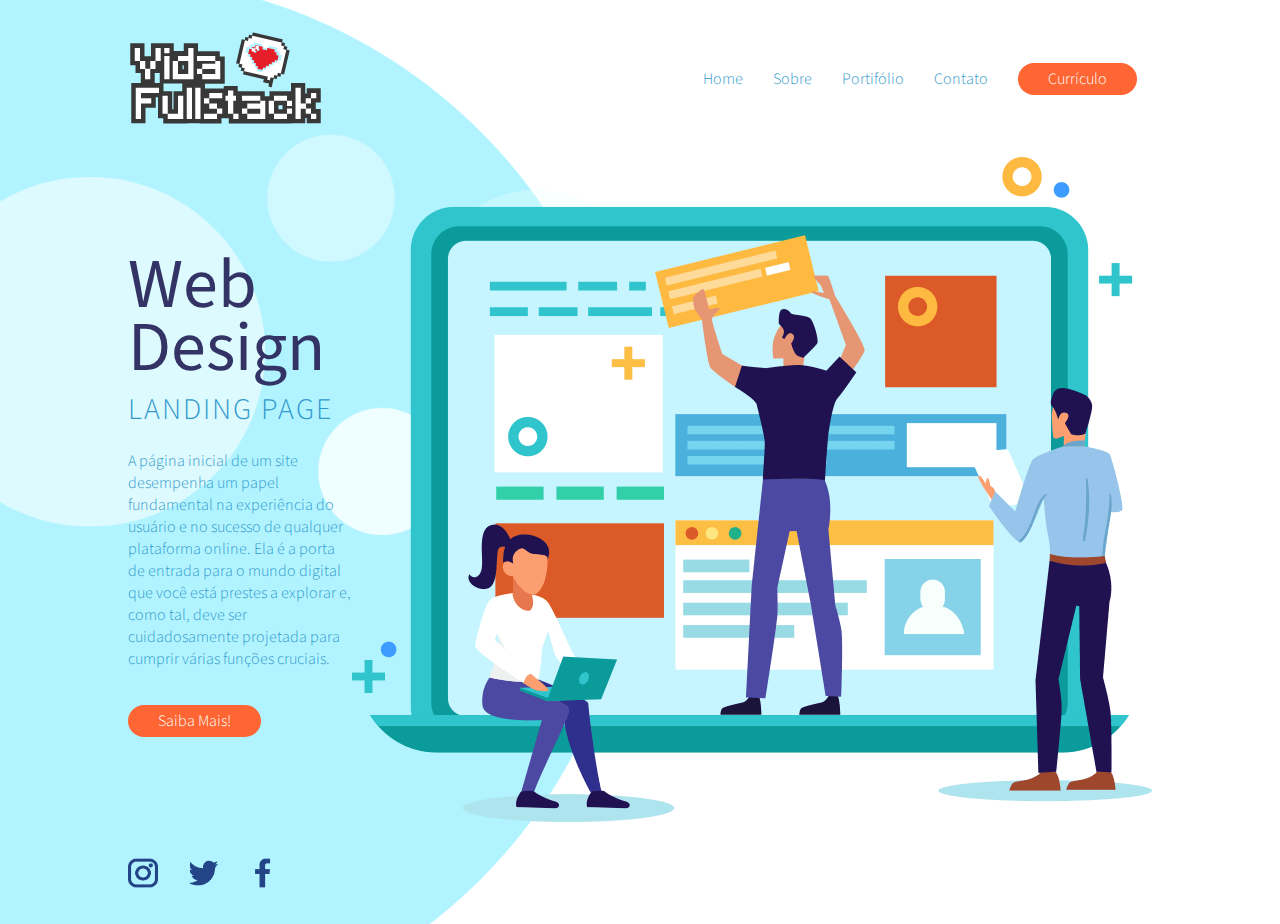
<file: index.html>
<!DOCTYPE html>
<html lang="pt-br">

<head>
    <meta charset="UTF-8">
    <meta name="viewport" content="width=device-width, initial-scale=1.0">
    <title>Meu Site</title>
    <link rel="stylesheet" type="text/css" href="./assets/css/style.min.css" />
</head>

<body>

    <!-- Header: cabeçalho-->
    <header class="container">
        
        <section class="row">

            <!-- Logo do Site-->
            <img src="./assets/images/logo.png" alt="Logo da empresa EXP">

            <!-- Menu do Site -->
            <nav>
                <ul>
                    <li>
                        <a href="./links/home.html">Home</a>
                    </li>

                    <li>
                        <a href="./links/sobre.html">Sobre</a>
                    </li>

                    <li>
                        <a href="https://github.com/BReimberg">Portifólio</a>
                    </li>

                    <li>
                        <a href="./links/contato.html">Contato</a>
                    </li>

                    <li>
                        <a href="https://www.linkedin.com/in/brenda-dos-santos-reimberg-de-souza-4336a4158/" class="btn btn-laranja">Currículo</a>
                    </li>
                </ul>
            </nav>
            <!-- Fim do Menu -->

        </section>

    </header>
    <!-- Fim Header -->

    <!-- Container -->
    <main class="container">

        <!-- Section Conteúdo do Site -->
        <section class="row sobre-web-design">
            <!-- Conteúdo do Site -->
            <article>
                <h1>Web Design</h1>
                <h2>Landing Page</h2>
                <p>
                    A página inicial de um site desempenha um papel fundamental na experiência do usuário e no sucesso
                    de qualquer plataforma online. Ela é a porta de entrada para o mundo digital que você está prestes
                    a explorar e, como tal, deve ser cuidadosamente projetada para cumprir várias funções cruciais.
                </p>
                
                <a href="https://www.google.com/search?q=web+design&client=firefox-b-d&sca_esv=568775834&sxsrf=AM9HkKme8OvJrrFmZ5rJXtccFThBUhBpsQ%3A1695820781840&ei=7SsUZerrMq7K1sQPsvm30Ao&ved=0ahUKEwiqlrfa8MqBAxUupZUCHbL8DaoQ4dUDCBA&uact=5&oq=web+design&gs_lp=[base64]&sclient=gws-wiz-serp" class="btn btn-laranja">Saiba Mais!</a>
            </article>
            <!-- Fim Conteúdo do Site -->

            <figcaption>
                <img src="./assets/images/pessoas-construindo-pc.png" alt="Criação de Site">
            </figcaption>

        </section>
        <!-- Fim Section Conteúdo do Site -->

    </main>
    <!-- Fim Container -->

    <!-- Footer -->
    <footer class="container">

        <!-- Redes Sociais -->
        <ul class="row">
            <li>
                <a href="https://www.instagram.com/brendareimberg/">
                    <img src="./assets/images/logo-insta.png" alt="Instagram">
                </a>
            </li>

            <li>
                <a href="https://twitter.com/brendareimberg">
                    <img src="./assets/images/logo-twitter.png" alt="Twitter">
                </a>
            </li>

            <li>
                <a href="https://www.facebook.com/">
                    <img src="./assets/images/logo-facebook.png" alt="Facebook">
                </a>
            </li>
        </ul>
        <!-- Fim Redes Sociais -->

    </footer>
    <!-- Fim Footer-->
</body>

</html>
</file>
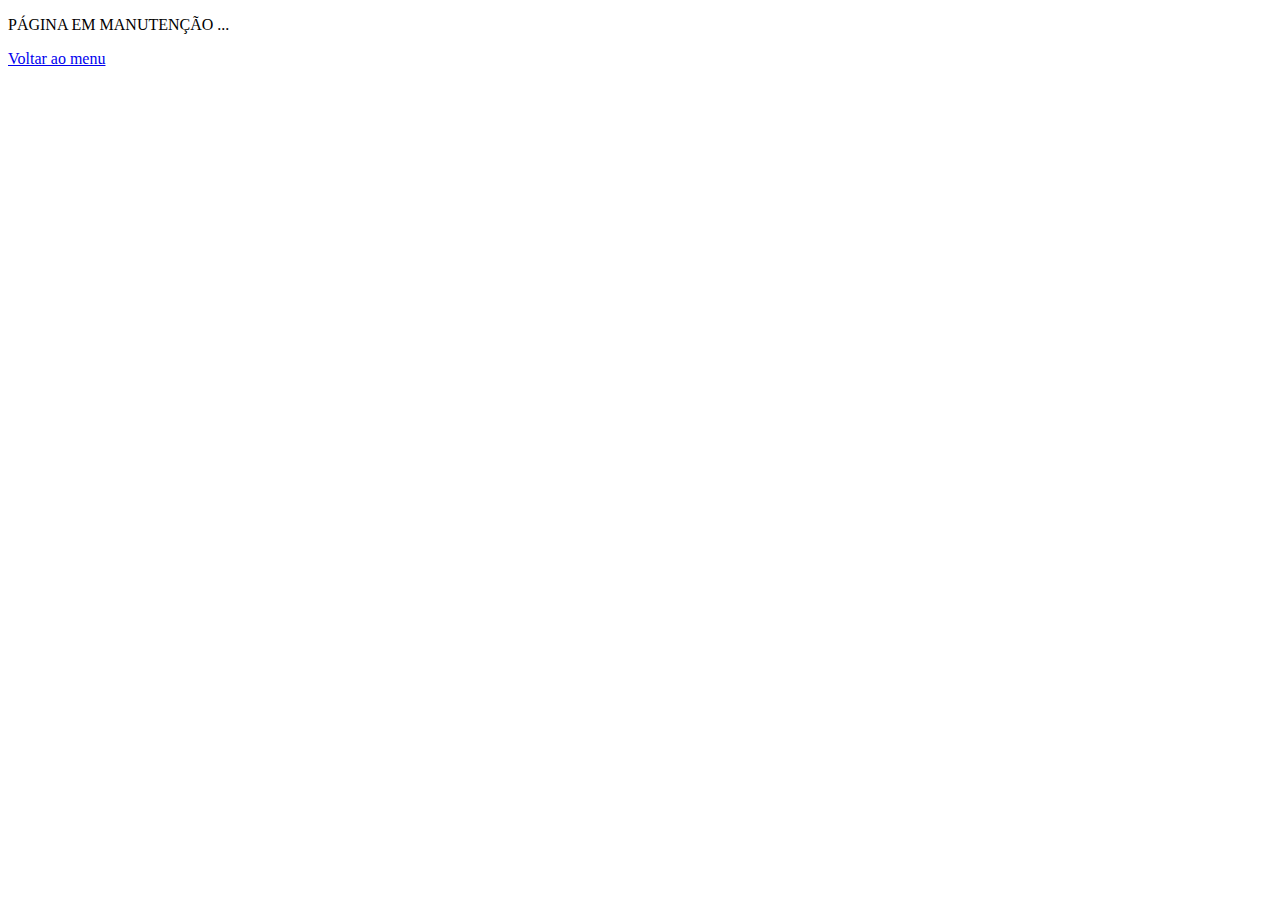
<file: links/contato.html>
<!DOCTYPE html>
<html lang="pt-br">
    <head>
        <meta charset="utf-8">
        <title>Contato</title>

        <body>
            <p>
                PÁGINA EM MANUTENÇÃO ...
            </p>
            <a href="../index.html">Voltar ao menu</a>
        </body>
    </head>
</html>
</file>
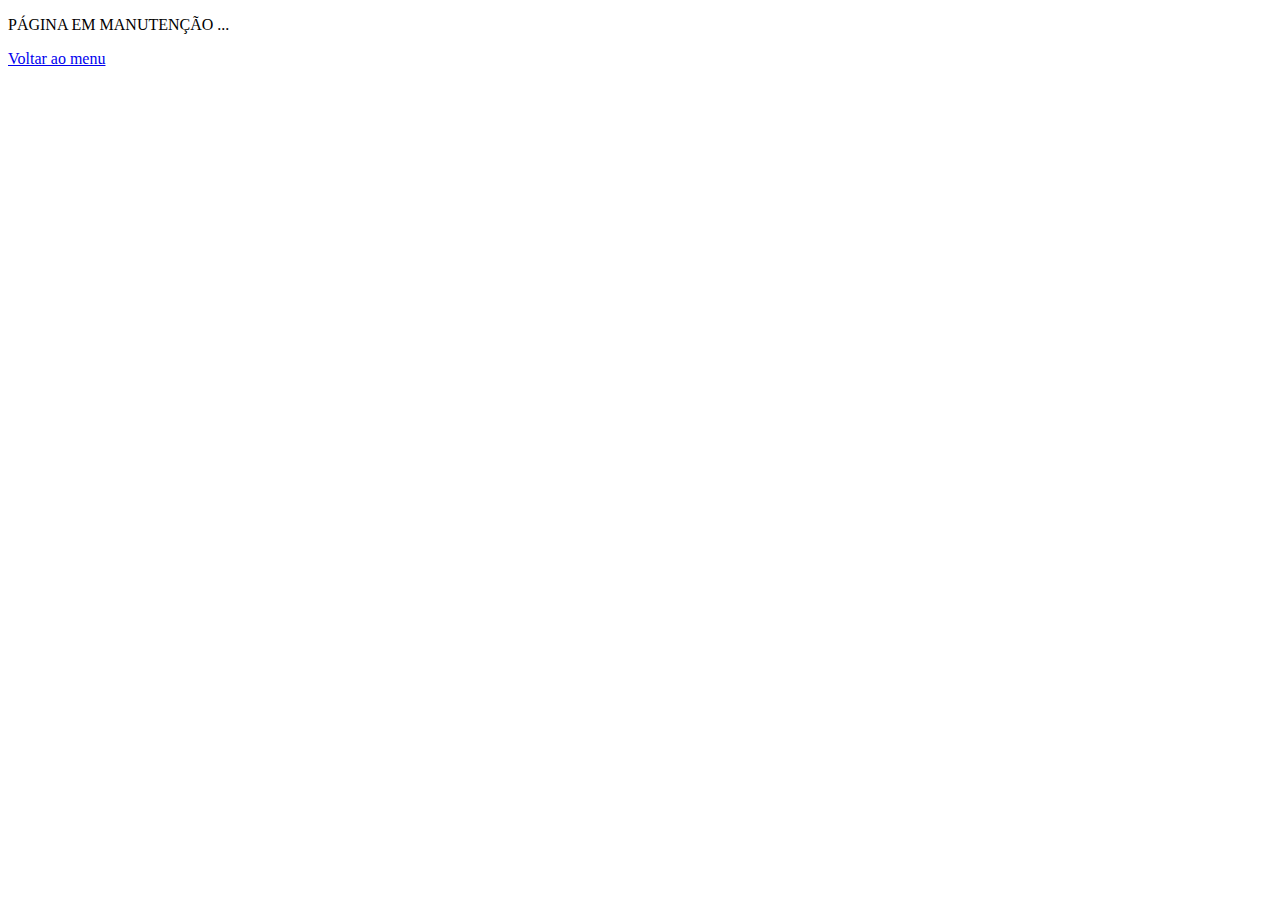
<file: links/home.html>
<!DOCTYPE html>
<html lang="pt-br">
    <head>
        <meta charset="utf-8">
        <title>Home</title>

        <body>
            <p>
                PÁGINA EM MANUTENÇÃO ...
            </p>
            <a href="../index.html">Voltar ao menu</a>
        </body>
    </head>
</html>
</file>
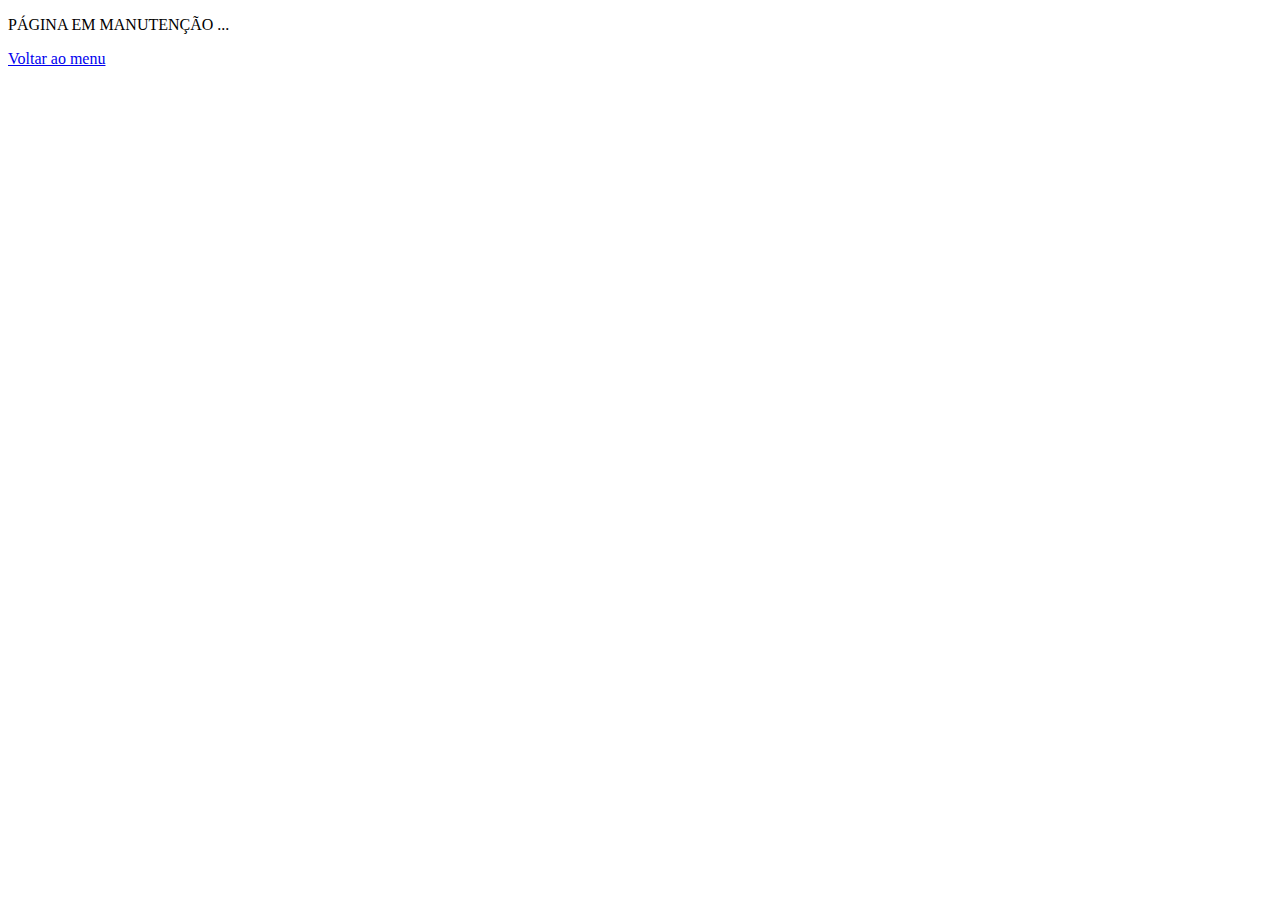
<file: links/sobre.html>
<!DOCTYPE html>
<html lang="pt-br">
    <head>
        <meta charset="utf-8">
        <title>Sobre</title>

        <body>
            <p>
                PÁGINA EM MANUTENÇÃO ...
            </p>
            <a href="index.html">Voltar ao menu</a>
        </body>
    </head>
</html>
</file>
<file: assets/css/style.min.css>
@import"https://fonts.googleapis.com/css2?family=Source+Sans+3:wght@200;300;400&display=swap";*{margin:0;padding:0;border:0;font-size:100%;font-family:"Source Sans 3",sans-serif;font-weight:300;vertical-align:baseline;text-decoration:none;list-style:none}body{background-image:url("../images/bolha-background.png");background-repeat:no-repeat;background-position:left center}.container{width:1024px;margin:30px auto;display:flex;flex-direction:column}.row{display:flex;flex-direction:row}header section{justify-content:space-between;align-items:center}header nav ul{display:flex;flex-direction:row;align-items:center}header nav ul li a{margin:0 15px;color:#39c}.btn{padding:5px 30px;border-radius:20px}.btn.btn-laranja{background:#f63;color:#fff}.sobre-web-design{justify-content:space-between;align-items:center}.sobre-web-design article{width:250px}.sobre-web-design article h1{font-size:70px;line-height:90%;font-weight:400;color:#336}.sobre-web-design article h2{font-size:30px;text-transform:uppercase;letter-spacing:2px;line-height:200%}.sobre-web-design article p{margin:10px 0 40px}.sobre-web-design article h2,.sobre-web-design article p{color:#39c}.sobre-web-design article figcaption img{width:700px}footer ul li{margin:0 30px 0 0}footer ul li a img{width:30px}@media(max-width: 2000px){body{background-size:880px}}@media(max-width: 1700px){body{background-size:800px}}@media(max-width: 1550px){body{background-size:750px}}@media(max-width: 1440px){body{background-size:700px}}@media(max-width: 1330px){body{background-size:650px}}@media(max-width: 1220px){body{background-size:600px}}@media(max-width: 1100px){body{background-position-x:-100px}}@media(max-width: 1150px){.container{width:950px}}@media(max-width: 1024px){.container{width:850px}.sobre-web-design figcaption img{width:600px}}@media(max-width: 915px){body{background-position:left -250px;background-color:#b1f4ff}.container{width:600px}.row{flex-direction:column}header nav{margin:30px 0}.sobre-we-desing article{width:100%}.sobre-we-desing figcaption img{width:100%;margin:30px 0 0 0}footer .row{flex-direction:row;justify-content:center}}@media(max-width: 665px){.container{width:400px}}@media(max-width: 450px){.container{width:290px}header nav{background:#fff;width:100%;padding:10px 0 20px;box-shadow:0px 10px 30px rgba(0,0,0,.15)}header nav ul{flex-direction:column}header nav ul li{margin:10px 0}}/*# sourceMappingURL=style.min.css.map */
</file>
